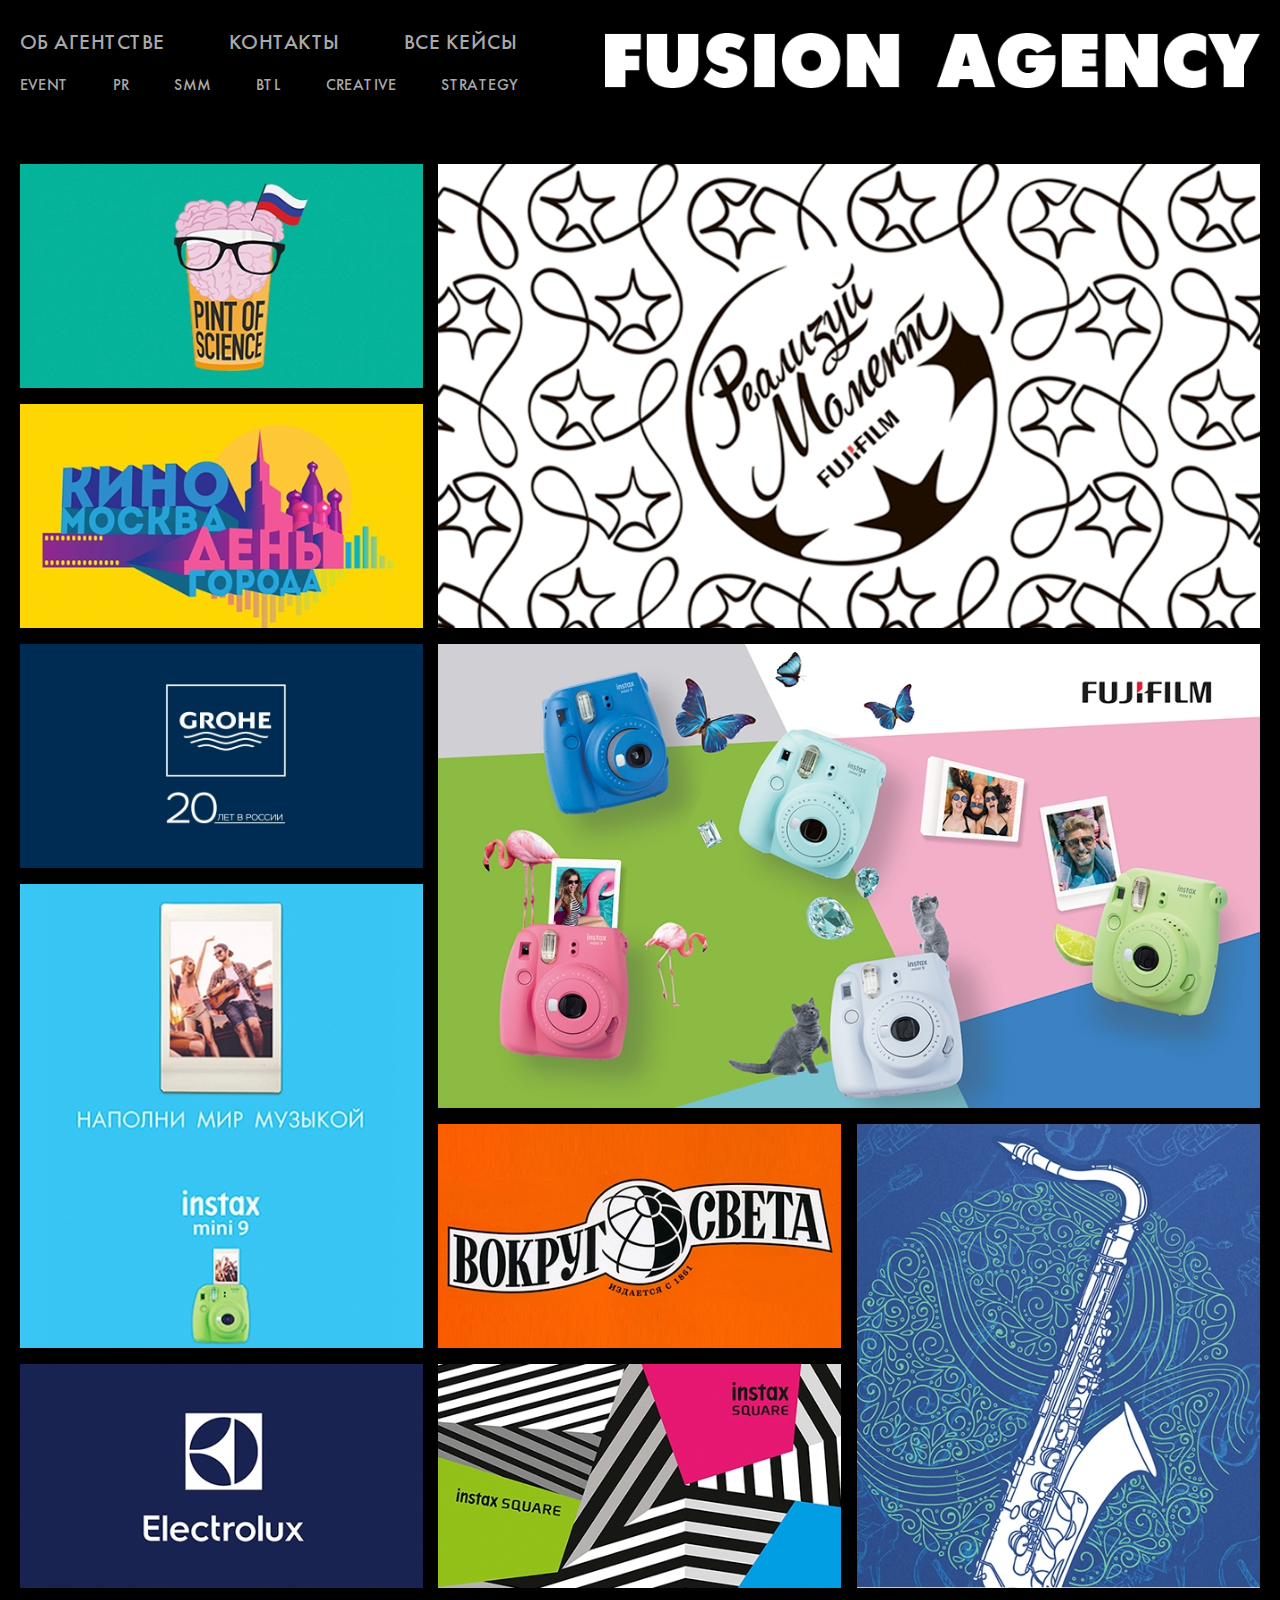
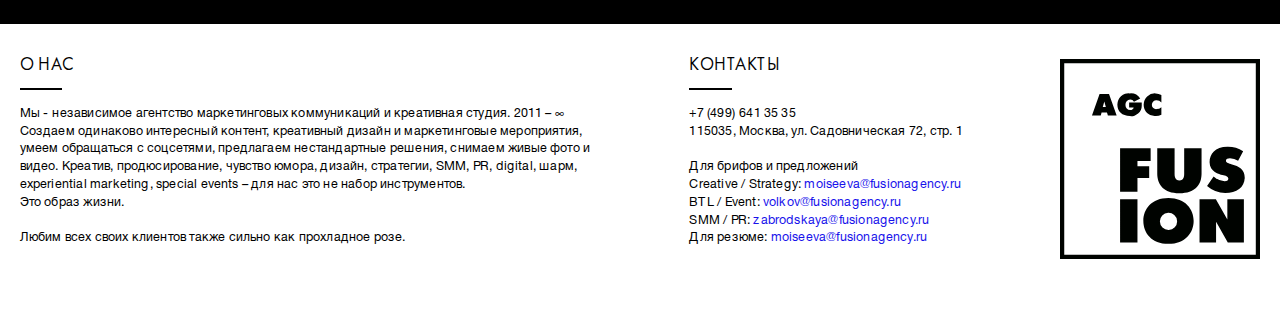
<file: index.html>
<!DOCTYPE html>
<html lang="ru">

<head>
    <meta charset="utf-8">
    <meta name="viewport" content="width=device-width, initial-scale=1, maximum-scale=1, minimal-ui">
    <meta http-equiv="X-UA-Compatible" content="IE=edge">
    <title>Fusion | Главная</title>
    <meta name="description" content="">
    <meta name="keywords" content="">
    <link rel="apple-touch-icon" sizes="180x180" href="assets/favicons/apple-touch-icon.png">
    <link rel="icon" type="image/png" sizes="32x32" href="assets/favicons/favicon-32x32.png">
    <link rel="icon" type="image/png" sizes="16x16" href="assets/favicons/favicon-16x16.png?v=2">
    <link rel="manifest" href="assets/favicons/site.webmanifest">
    <link rel="mask-icon" href="assets/favicons/safari-pinned-tab.svg" color="#000000">
    <link rel="shortcut icon" href="assets/favicons/favicon.ico?v=2">
    <meta name="msapplication-TileColor" content="#ffffff">
    <meta name="msapplication-config" content="assets/favicons/browserconfig.xml">
    <meta name="theme-color" content="#000000">
    <link href="assets/styles/app.min.css" rel="stylesheet">
    <script src="assets/scripts/libs/jquery.min.js"></script>
</head>

<body>
    <div class="header">
        <div class="container"><a class="header__logo" href="./"><img src="assets/images/logo.png" /></a>
            <div class="header__column">
                <div class="header__burger-button js-burger-button"><span></span></div>
                <div class="header__menu js-burger-menu"><a class="header__link js-anchor" href="./#footer">Об агентстве</a><a class="header__link js-anchor" href="./#footer">Контакты</a><a class="header__link js-anchor js-filter" href="./#works" data-filter="all">Все кейсы</a></div>
                <div class="header__filters"><a class="header__filter js-filter" href="./#filter-event" data-filter="event">Event</a><a class="header__filter js-filter" href="./#filter-pr" data-filter="pr">PR</a><a class="header__filter js-filter" href="./#filter-smm" data-filter="smm">SMM</a><a class="header__filter js-filter" href="./#filter-btl" data-filter="btl">BTL</a><a class="header__filter js-filter" href="./#filter-creative" data-filter="creative">Creative</a><a class="header__filter js-filter" href="./#filter-strategy" data-filter="strategy">Strategy</a></div>
            </div>
        </div>
    </div>
    <main class="main" role="main">
        <section class="works js-works-container" id="works" data-url="ajax-works.html"></section>
    </main>
    <div class="footer" id="footer">
        <div class="container">
            <div class="grid">
                <div class="grid__col grid__col_xl_0 footer__col_about">
                    <div class="footer__section">
                        <h3 class="footer__title">О нас</h3>
                        <div class="footer__content">
                            <p>Мы - независимое агентство маркетинговых коммуникаций и креативная студия. 2011 – ∞</p>
                            <p>Создаем одинаково интересный контент, креативный дизайн и маркетинговые мероприятия, умеем обращаться с соцсетями, предлагаем нестандартные решения, снимаем живые фото и видео. Креатив, продюсирование, чувство юмора, дизайн, стратегии, SMM, PR, digital, шарм, experiential marketing, special events – для нас это не набор инструментов.</p>
                            <p>Это образ жизни.</p><br />
                            <p>Любим всех своих клиентов также сильно как прохладное розе.</p>
                        </div>
                    </div>
                </div>
                <div class="grid__col grid__col_xl_0 footer__col_contacts">
                    <div class="footer__section">
                        <h3 class="footer__title">Контакты</h3>
                        <div class="footer__content">
                            <p>+7 (499) 641 35 35</p>
                            <p>115035, Москва, ул. Садовническая 72, стр. 1</p><br />
                            <p>Для брифов и предложений</p>
                            <p>Creative / Strategy: <a href="mailto:moiseeva@fusionagency.ru">moiseeva@fusionagency.ru</a></p>
                            <p>BTL / Event: <a href="mailto:volkov@fusionagency.ru">volkov@fusionagency.ru</a></p>
                            <p>SMM / PR: <a href="mailto:zabrodskaya@fusionagency.ru">zabrodskaya@fusionagency.ru</a></p>
                            <p>Для резюме: <a href="mailto:moiseeva@fusionagency.ru">moiseeva@fusionagency.ru</a></p>
                        </div>
                    </div>
                </div>
                <div class="grid__col grid__col_xl_0 footer__col_logo">
                    <div class="footer__logo"><img src="assets/images/logo_square.svg" /></div>
                </div>
            </div>
        </div>
    </div>
    <script src="assets/scripts/app.min.js"></script>
    <script src="assets/scripts/main.js"></script>
</body>

</html>
</file>
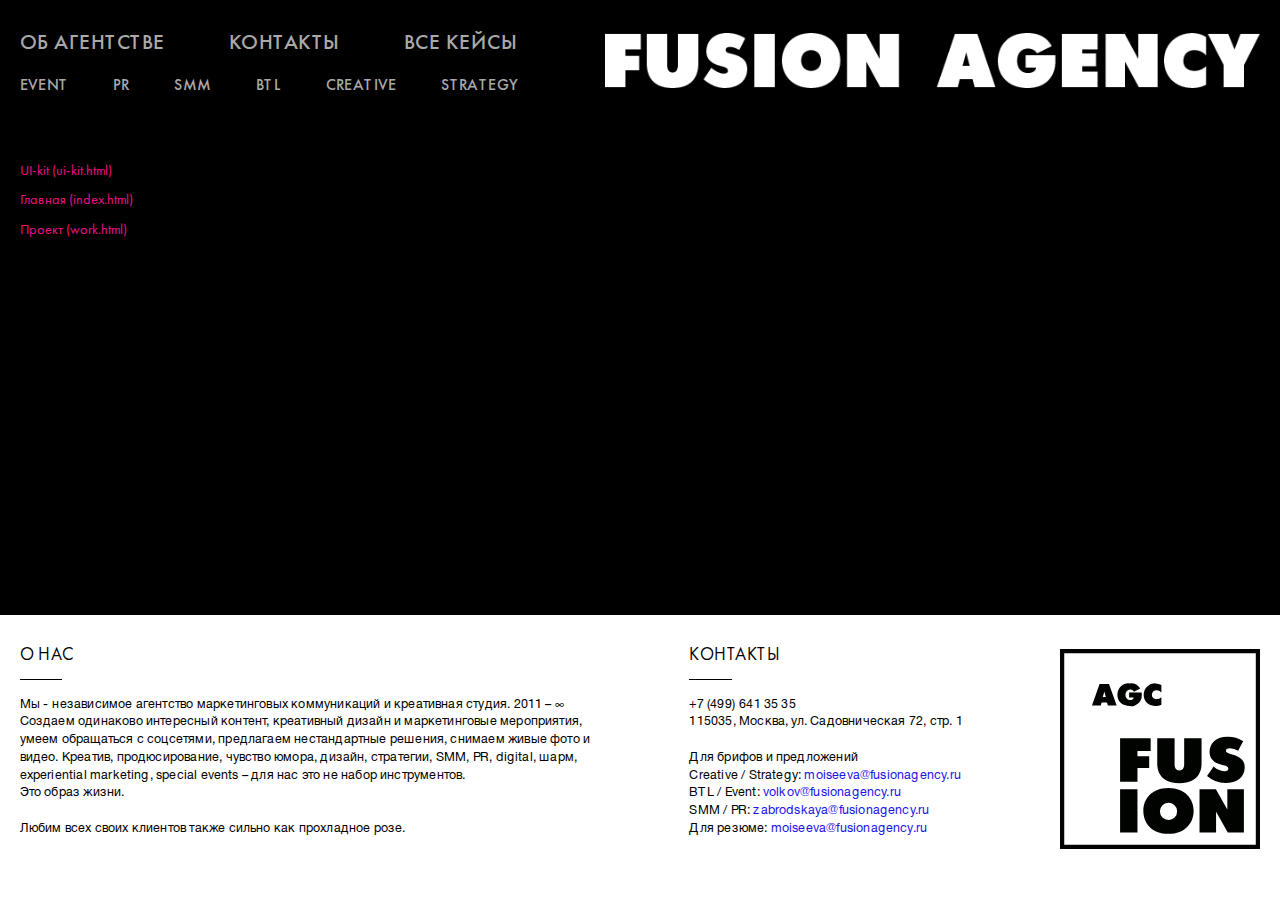
<file: sitemap.html>
<!DOCTYPE html>
<html lang="ru">

<head>
    <meta charset="utf-8">
    <meta name="viewport" content="width=device-width, initial-scale=1, maximum-scale=1, minimal-ui">
    <meta http-equiv="X-UA-Compatible" content="IE=edge">
    <title>Fusion | Карта верстки</title>
    <meta name="description" content="">
    <meta name="keywords" content="">
    <link rel="apple-touch-icon" sizes="180x180" href="assets/favicons/apple-touch-icon.png">
    <link rel="icon" type="image/png" sizes="32x32" href="assets/favicons/favicon-32x32.png">
    <link rel="icon" type="image/png" sizes="16x16" href="assets/favicons/favicon-16x16.png?v=2">
    <link rel="manifest" href="assets/favicons/site.webmanifest">
    <link rel="mask-icon" href="assets/favicons/safari-pinned-tab.svg" color="#000000">
    <link rel="shortcut icon" href="assets/favicons/favicon.ico?v=2">
    <meta name="msapplication-TileColor" content="#ffffff">
    <meta name="msapplication-config" content="assets/favicons/browserconfig.xml">
    <meta name="theme-color" content="#000000">
    <link href="assets/styles/app.min.css" rel="stylesheet">
    <script src="assets/scripts/libs/jquery.min.js"></script>
</head>

<body>
    <div class="header">
        <div class="container"><a class="header__logo" href="./"><img src="assets/images/logo.png" /></a>
            <div class="header__column">
                <div class="header__burger-button js-burger-button"><span></span></div>
                <div class="header__menu js-burger-menu"><a class="header__link js-anchor" href="./#footer">Об агентстве</a><a class="header__link js-anchor" href="./#footer">Контакты</a><a class="header__link js-anchor js-filter" href="./#works" data-filter="all">Все кейсы</a></div>
                <div class="header__filters"><a class="header__filter js-filter" href="./#filter-event" data-filter="event">Event</a><a class="header__filter js-filter" href="./#filter-pr" data-filter="pr">PR</a><a class="header__filter js-filter" href="./#filter-smm" data-filter="smm">SMM</a><a class="header__filter js-filter" href="./#filter-btl" data-filter="btl">BTL</a><a class="header__filter js-filter" href="./#filter-creative" data-filter="creative">Creative</a><a class="header__filter js-filter" href="./#filter-strategy" data-filter="strategy">Strategy</a></div>
            </div>
        </div>
    </div>
    <main class="main" role="main">
        <div class="sitemap">
            <div class="container"><a class="sitemap__link" href="ui-kit.html">UI-kit (ui-kit.html)</a><a class="sitemap__link" href="index.html">Главная (index.html)</a><a class="sitemap__link" href="work.html">Проект (work.html)</a></div>
        </div>
    </main>
    <div class="footer" id="footer">
        <div class="container">
            <div class="grid">
                <div class="grid__col grid__col_xl_0 footer__col_about">
                    <div class="footer__section">
                        <h3 class="footer__title">О нас</h3>
                        <div class="footer__content">
                            <p>Мы - независимое агентство маркетинговых коммуникаций и креативная студия. 2011 – ∞</p>
                            <p>Создаем одинаково интересный контент, креативный дизайн и маркетинговые мероприятия, умеем обращаться с соцсетями, предлагаем нестандартные решения, снимаем живые фото и видео. Креатив, продюсирование, чувство юмора, дизайн, стратегии, SMM, PR, digital, шарм, experiential marketing, special events – для нас это не набор инструментов.</p>
                            <p>Это образ жизни.</p><br />
                            <p>Любим всех своих клиентов также сильно как прохладное розе.</p>
                        </div>
                    </div>
                </div>
                <div class="grid__col grid__col_xl_0 footer__col_contacts">
                    <div class="footer__section">
                        <h3 class="footer__title">Контакты</h3>
                        <div class="footer__content">
                            <p>+7 (499) 641 35 35</p>
                            <p>115035, Москва, ул. Садовническая 72, стр. 1</p><br />
                            <p>Для брифов и предложений</p>
                            <p>Creative / Strategy: <a href="mailto:moiseeva@fusionagency.ru">moiseeva@fusionagency.ru</a></p>
                            <p>BTL / Event: <a href="mailto:volkov@fusionagency.ru">volkov@fusionagency.ru</a></p>
                            <p>SMM / PR: <a href="mailto:zabrodskaya@fusionagency.ru">zabrodskaya@fusionagency.ru</a></p>
                            <p>Для резюме: <a href="mailto:moiseeva@fusionagency.ru">moiseeva@fusionagency.ru</a></p>
                        </div>
                    </div>
                </div>
                <div class="grid__col grid__col_xl_0 footer__col_logo">
                    <div class="footer__logo"><img src="assets/images/logo_square.svg" /></div>
                </div>
            </div>
        </div>
    </div>
    <script src="assets/scripts/app.min.js"></script>
    <script src="assets/scripts/main.js"></script>
</body>

</html>
</file>
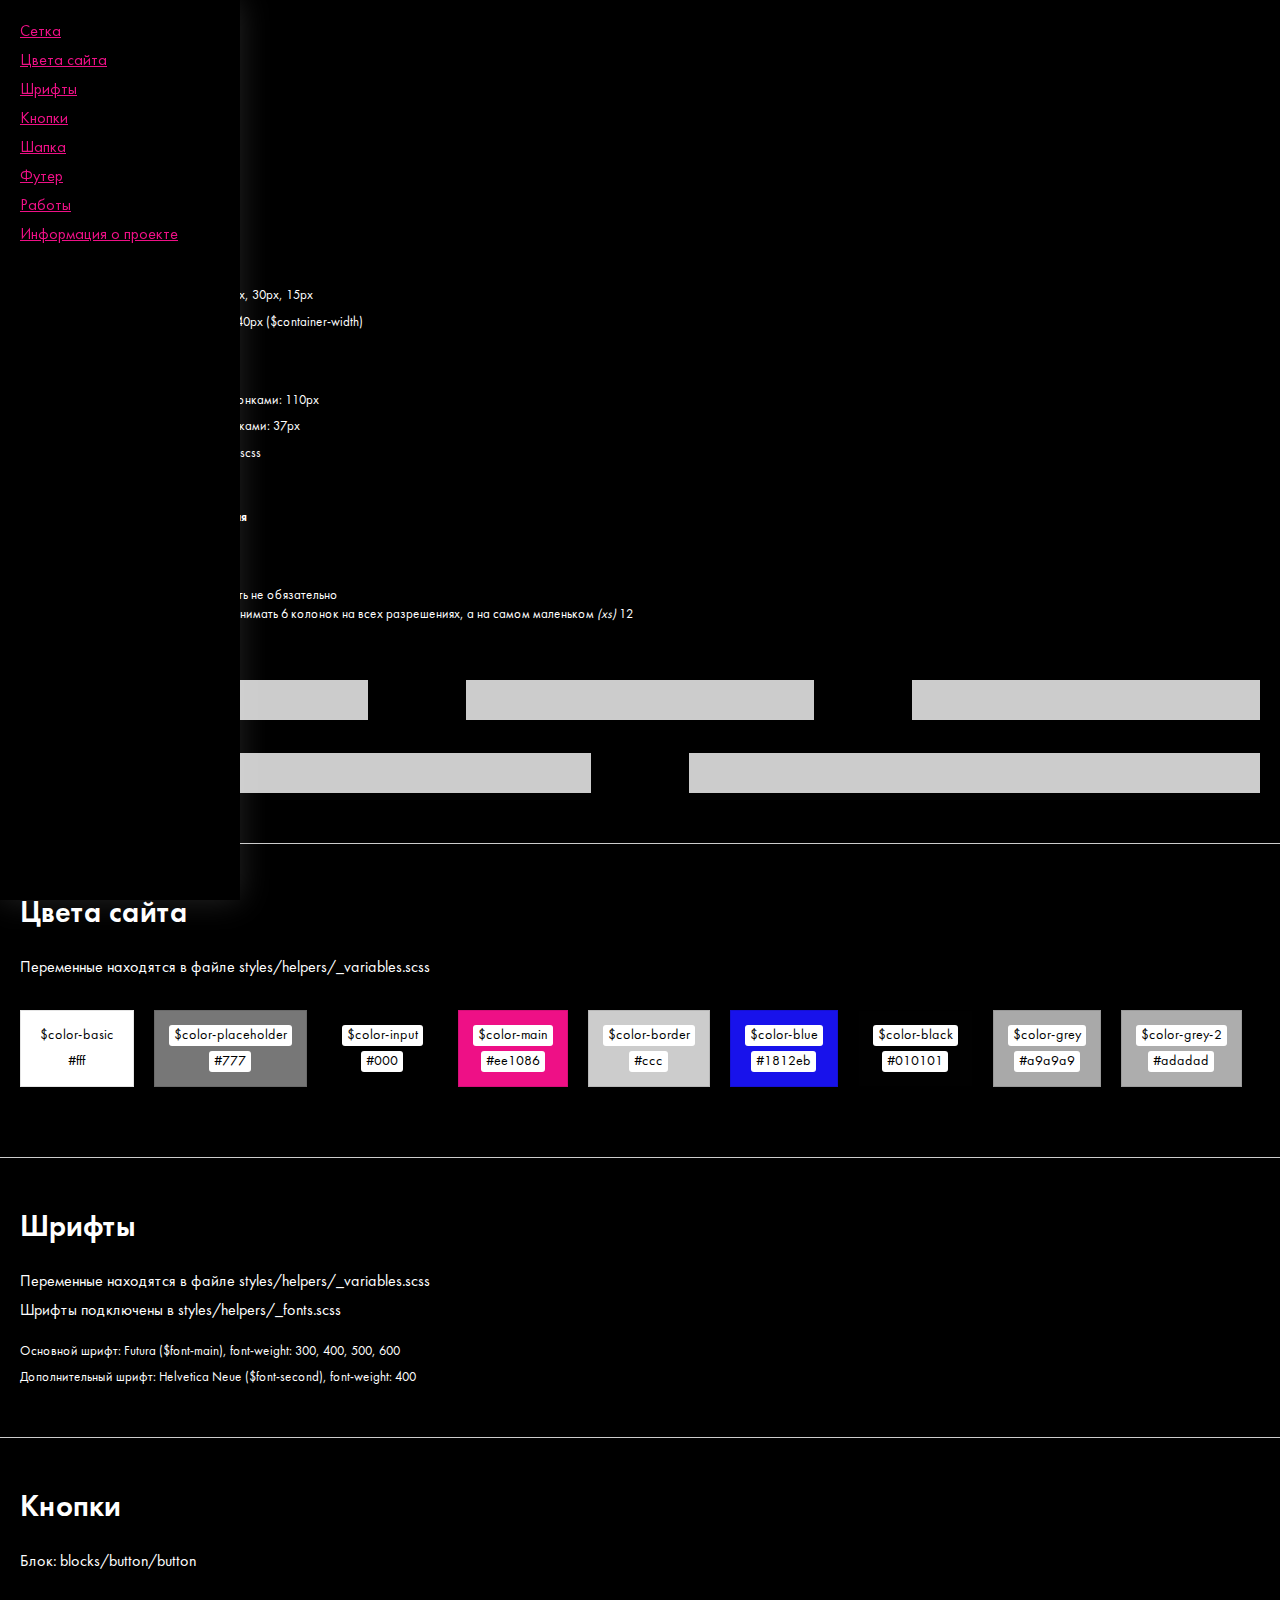
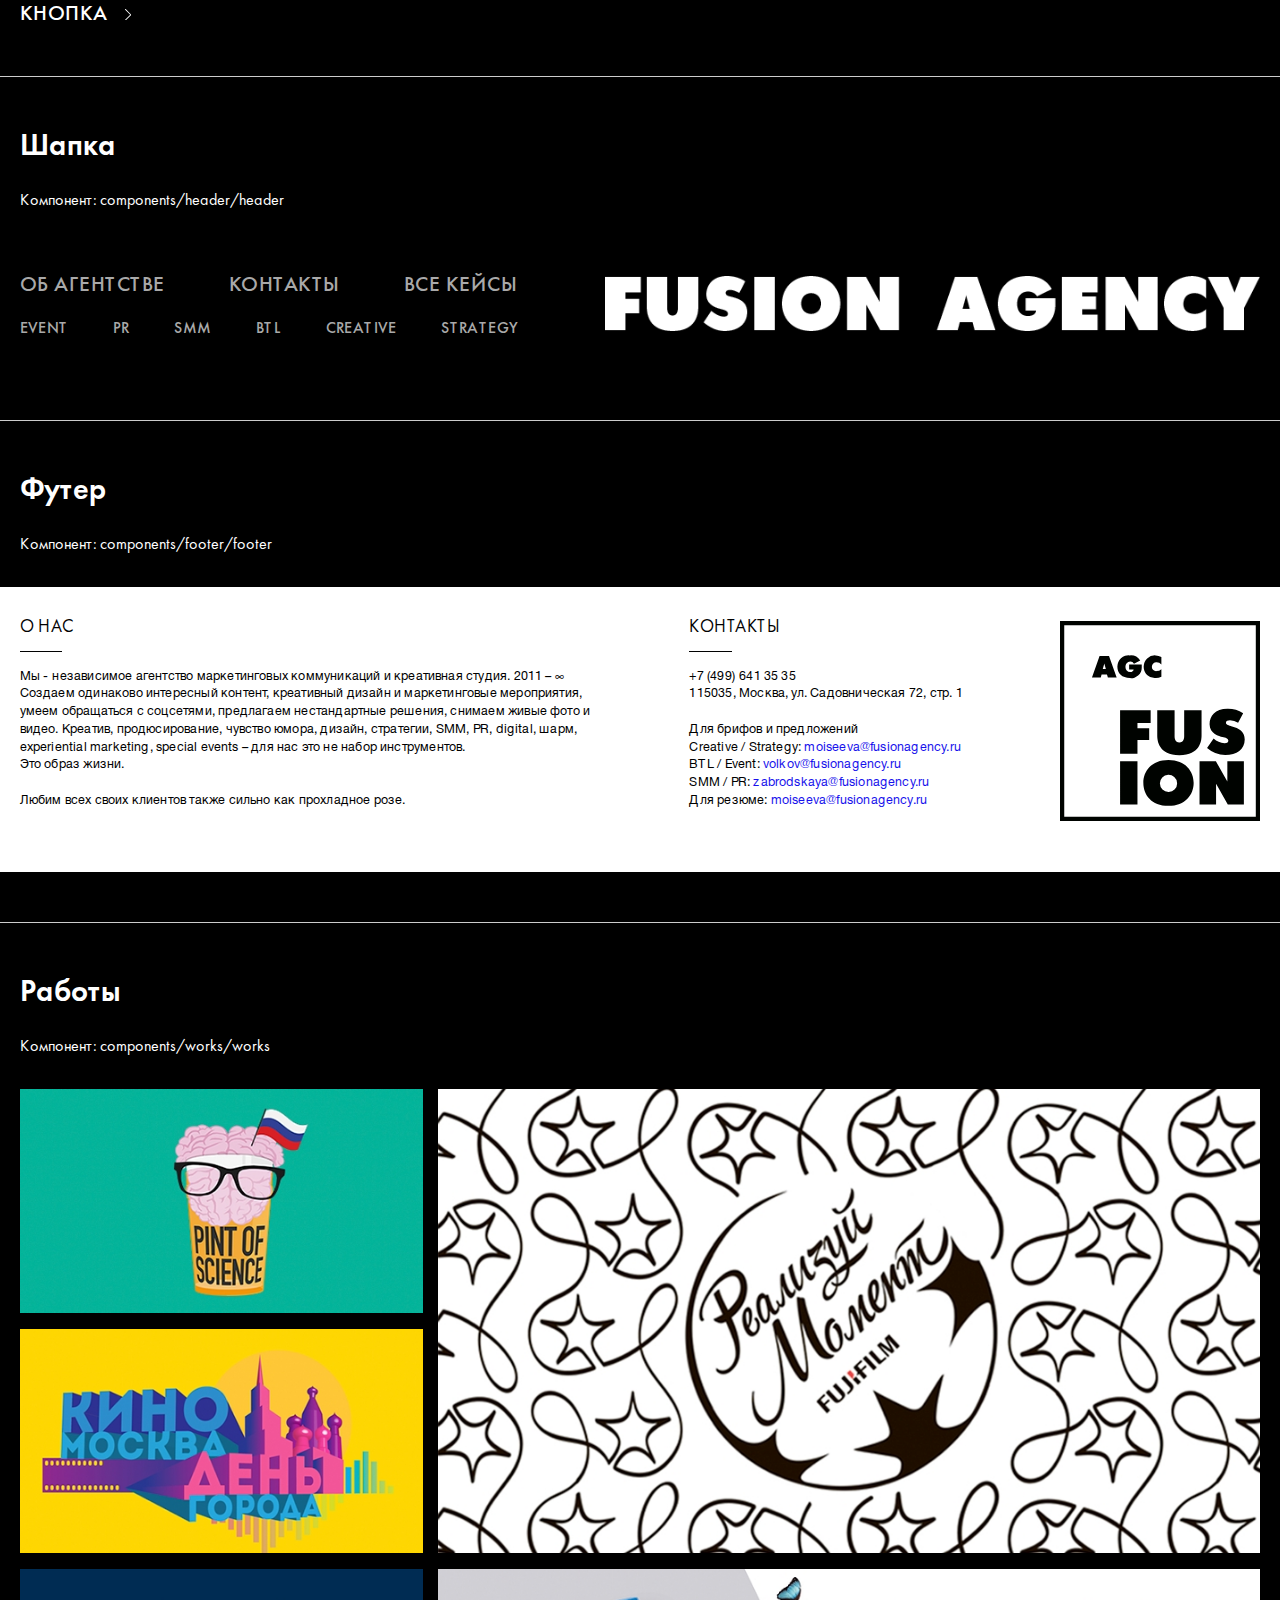
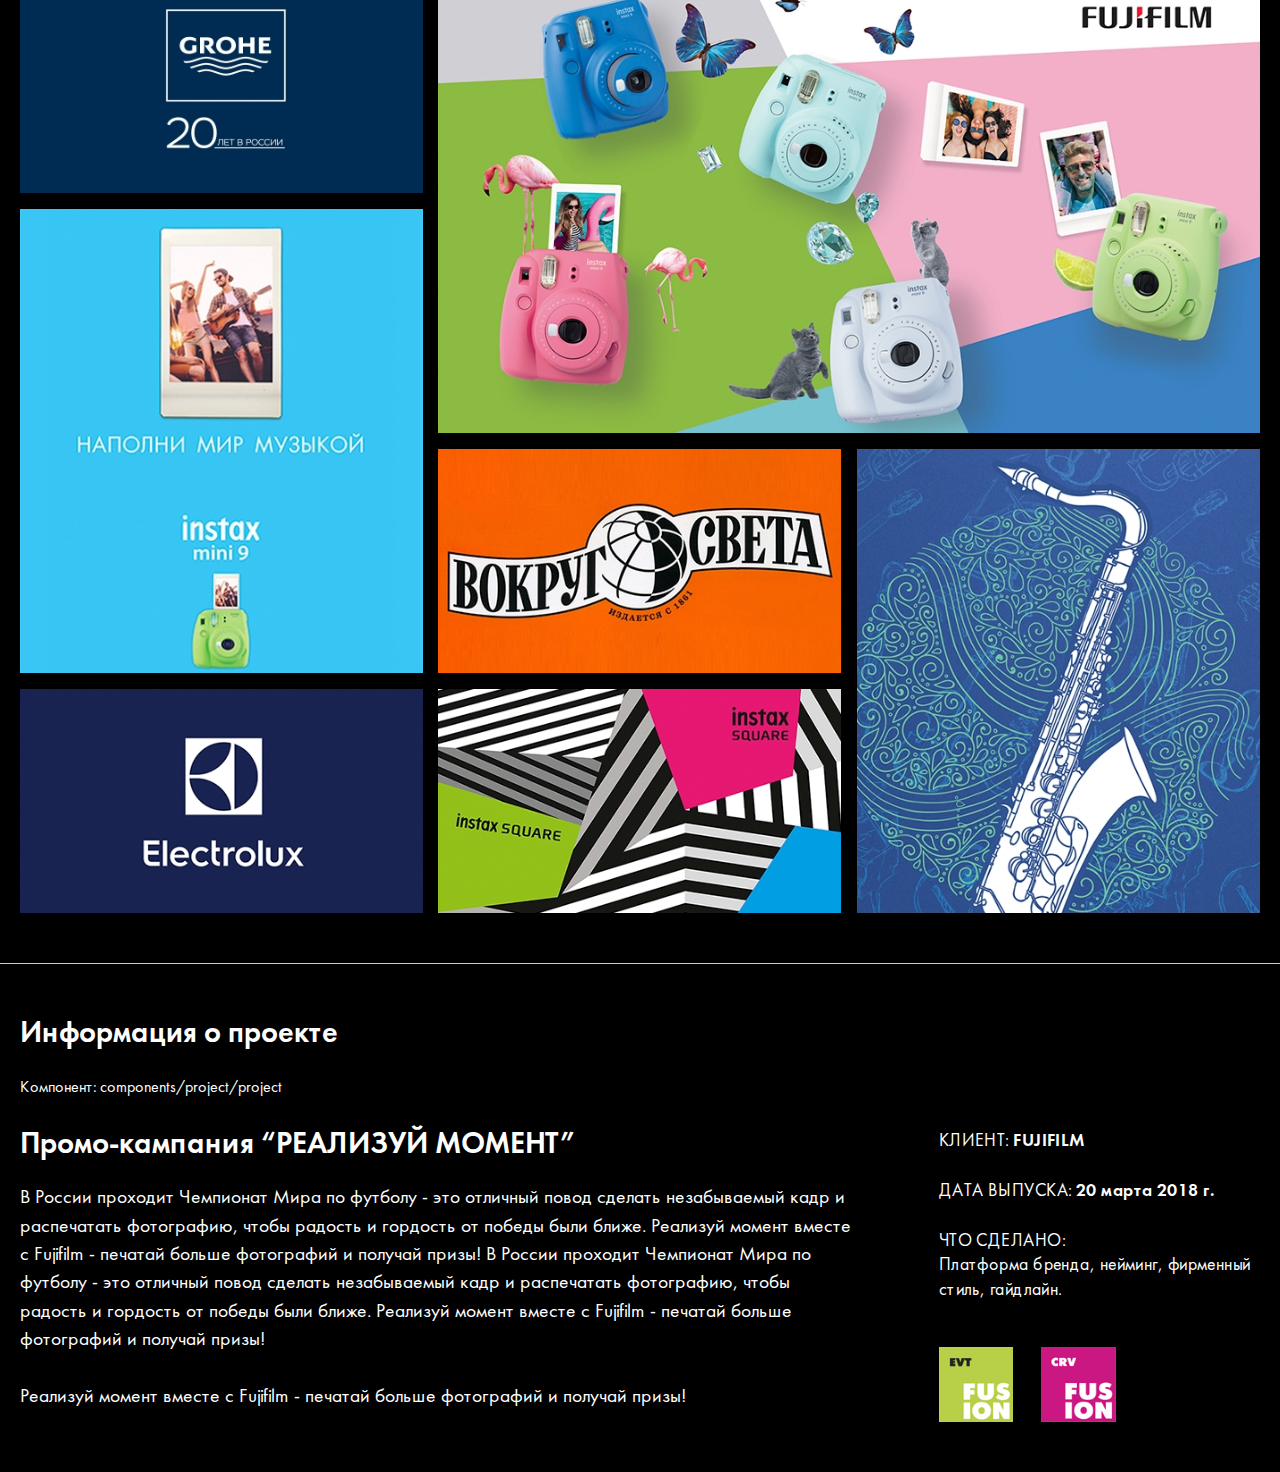
<file: ui-kit.html>
<!DOCTYPE html>
<html lang="ru">

<head>
    <meta charset="utf-8">
    <meta name="viewport" content="width=device-width, initial-scale=1, maximum-scale=1, minimal-ui">
    <meta http-equiv="X-UA-Compatible" content="IE=edge">
    <title>Fusion | UI-кит</title>
    <meta name="description" content="">
    <meta name="keywords" content="">
    <link rel="apple-touch-icon" sizes="180x180" href="assets/favicons/apple-touch-icon.png">
    <link rel="icon" type="image/png" sizes="32x32" href="assets/favicons/favicon-32x32.png">
    <link rel="icon" type="image/png" sizes="16x16" href="assets/favicons/favicon-16x16.png?v=2">
    <link rel="manifest" href="assets/favicons/site.webmanifest">
    <link rel="mask-icon" href="assets/favicons/safari-pinned-tab.svg" color="#000000">
    <link rel="shortcut icon" href="assets/favicons/favicon.ico?v=2">
    <meta name="msapplication-TileColor" content="#ffffff">
    <meta name="msapplication-config" content="assets/favicons/browserconfig.xml">
    <meta name="theme-color" content="#000000">
    <link href="assets/styles/app.min.css" rel="stylesheet">
    <script src="assets/scripts/libs/jquery.min.js"></script>
</head>

<body>
    <script>
        $(window).on('load', function() {
            $('.ui-kit__section').each(function(i) {
                var id = 'section' + i;
                var name = $(this).find('.ui-kit__section-head h2').text();
                var li = $('<li></li>');
                var a = $('<a></a>');

                a.attr('href', '#' + id).text(name).addClass('js-anchor');
                li.append(a);

                $('.ui-kit__navigation__list').append(li);
                $(this).attr('id', id);
            });
        });
    </script>
    <div class="ui-kit">
        <div class="ui-kit__navigation">
            <ul class="ui-kit__navigation__list"></ul>
        </div>
        <section class="ui-kit__head">
            <div class="container"><img class="ui-kit__logo" src="assets/images/logo_square.svg" alt="Логотип проекта" style="background: white; padding: 5px;" title="" /></div>
        </section>
        <section class="ui-kit__section ui-kit__section_grid">
            <div class="ui-kit__section-head">
                <div class="container">
                    <h2 class="ui-kit__title">Сетка</h2>
                    <div class="ui-kit__description">
                        <p>Отступы слева и справа от экрана: 22px, 30px, 15px</p>
                        <p>Максимальная ширина контейнера: 1440px ($container-width)</p>
                        <p>Брейкпойнты: 1440, 768</p>
                        <p>Колонок: 12</p>
                        <p>Горизонтальное расстояние между колонками: 110px</p>
                        <p>Вертикальное расстояние между колонками: 37px</p>
                        <p>Переменные: styles/helpers/_variables.scss</p>
                        <p>Блок: blocks/grid/</p>
                    </div>
                    <div class="ui-kit__description">
                        <p><b>Возможные варианты использования</b></p>
                        <p>+col(12) агалогично +col({ xl: 12 })</p>
                        <p>+col({ xl: 8, lg: 6, sm: 7 })</p>
                        <p><span>Промежуточные брейкпоинты указывать не обязательно</span><br><span>При следующей записи - блок будет занимать 6 колонок на всех разрешениях, а на самом маленьком <i>(xs)</i> 12</span></p>
                        <p>+col({ xl: 6, xs: 12 })</p>
                    </div>
                </div>
            </div>
            <div class="ui-kit__section-content">
                <div class="container">
                    <div class="grid">
                        <div class="grid__col grid__col_xl_4 grid__col_lg_6 grid__col_sm_12"></div>
                        <div class="grid__col grid__col_xl_4 grid__col_lg_6 grid__col_sm_12"></div>
                        <div class="grid__col grid__col_xl_4 grid__col_lg_12"></div>
                        <div class="grid__col grid__col_xl_6 grid__col_lg_12"></div>
                        <div class="grid__col grid__col_xl_6 grid__col_lg_12"></div>
                    </div>
                </div>
            </div>
        </section>
        <section class="ui-kit__section">
            <div class="ui-kit__section-head">
                <div class="container">
                    <h2 class="ui-kit__title">Цвета сайта</h2>
                    <div class="ui-kit__blockpath">Переменные находятся в файле styles/helpers/_variables.scss</div>
                </div>
            </div>
            <div class="ui-kit__section-content">
                <div class="container">
                    <div class="ui-kit__elements-list">
                        <div class="ui-kit__color ui-kit__color_color"></div>
                        <div class="ui-kit__color ui-kit__color_color"></div>
                        <div class="ui-kit__color ui-kit__color_color"></div>
                        <div class="ui-kit__color ui-kit__color_color"></div>
                        <div class="ui-kit__color ui-kit__color_color"></div>
                        <div class="ui-kit__color ui-kit__color_color"></div>
                        <div class="ui-kit__color ui-kit__color_color"></div>
                        <div class="ui-kit__color ui-kit__color_color"></div>
                        <div class="ui-kit__color ui-kit__color_color"></div>
                        <div class="ui-kit__color ui-kit__color_color"></div>
                        <div class="ui-kit__color ui-kit__color_color"></div>
                        <div class="ui-kit__color ui-kit__color_color"></div>
                        <div class="ui-kit__color ui-kit__color_color"></div>
                        <div class="ui-kit__color ui-kit__color_color"></div>
                        <div class="ui-kit__color ui-kit__color_color"></div>
                        <div class="ui-kit__color ui-kit__color_color"></div>
                        <div class="ui-kit__color ui-kit__color_color"></div>
                        <div class="ui-kit__color ui-kit__color_color"></div>
                        <div class="ui-kit__color ui-kit__color_color"></div>
                        <div class="ui-kit__color ui-kit__color_color"></div>
                        <div class="ui-kit__color ui-kit__color_color"></div>
                        <div class="ui-kit__color ui-kit__color_color"></div>
                        <div class="ui-kit__color ui-kit__color_color"></div>
                        <div class="ui-kit__color ui-kit__color_color"></div>
                        <div class="ui-kit__color ui-kit__color_color"></div>
                        <div class="ui-kit__color ui-kit__color_color"></div>
                        <div class="ui-kit__color ui-kit__color_color"></div>
                        <div class="ui-kit__color ui-kit__color_color"></div>
                        <div class="ui-kit__color ui-kit__color_color"></div>
                        <div class="ui-kit__color ui-kit__color_color"></div>
                    </div>
                </div>
            </div>
        </section>
        <section class="ui-kit__section">
            <div class="ui-kit__section-head">
                <div class="container">
                    <h2 class="ui-kit__title">Шрифты</h2>
                    <div class="ui-kit__blockpath">
                        <p>Переменные находятся в файле styles/helpers/_variables.scss</p>
                        <p>Шрифты подключены в styles/helpers/_fonts.scss</p>
                    </div>
                    <div class="ui-kit__description">
                        <p>Основной шрифт: Futura ($font-main), font-weight: 300, 400, 500, 600</p>
                        <p>Дополнительный шрифт: Helvetica Neue ($font-second), font-weight: 400</p>
                    </div>
                </div>
            </div>
        </section>
        <section class="ui-kit__section">
            <div class="ui-kit__section-head">
                <div class="container">
                    <h2 class="ui-kit__title">Кнопки</h2>
                    <div class="ui-kit__blockpath">
                        <p>Блок: blocks/button/button</p>
                    </div>
                </div>
            </div>
            <div class="ui-kit__section-content">
                <div class="container">
                    <div class="ui-kit__elements-list"><a class="button"><span>Кнопка</span><svg><use xlink:href="assets/images/icon.svg#icon_arrow"></use></svg></a></div>
                </div>
            </div>
        </section>
        <section class="ui-kit__section">
            <div class="ui-kit__section-head">
                <div class="container">
                    <h2 class="ui-kit__title">Шапка</h2>
                    <div class="ui-kit__blockpath">
                        <p>Компонент: components/header/header</p>
                    </div>
                </div>
            </div>
            <div class="ui-kit__section-content">
                <div class="header">
                    <div class="container"><a class="header__logo" href="./"><img src="assets/images/logo.png" /></a>
                        <div class="header__column">
                            <div class="header__burger-button js-burger-button"><span></span></div>
                            <div class="header__menu js-burger-menu"><a class="header__link js-anchor" href="./#footer">Об агентстве</a><a class="header__link js-anchor" href="./#footer">Контакты</a><a class="header__link js-anchor js-filter" href="./#works" data-filter="all">Все кейсы</a></div>
                            <div class="header__filters"><a class="header__filter js-filter" href="./#filter-event" data-filter="event">Event</a><a class="header__filter js-filter" href="./#filter-pr" data-filter="pr">PR</a><a class="header__filter js-filter" href="./#filter-smm" data-filter="smm">SMM</a><a class="header__filter js-filter" href="./#filter-btl" data-filter="btl">BTL</a><a class="header__filter js-filter" href="./#filter-creative" data-filter="creative">Creative</a><a class="header__filter js-filter" href="./#filter-strategy" data-filter="strategy">Strategy</a></div>
                        </div>
                    </div>
                </div>
            </div>
        </section>
        <section class="ui-kit__section">
            <div class="ui-kit__section-head">
                <div class="container">
                    <h2 class="ui-kit__title">Футер</h2>
                    <div class="ui-kit__blockpath">
                        <p>Компонент: components/footer/footer</p>
                    </div>
                </div>
            </div>
            <div class="ui-kit__section-content">
                <div class="footer" id="footer">
                    <div class="container">
                        <div class="grid">
                            <div class="grid__col grid__col_xl_0 footer__col_about">
                                <div class="footer__section">
                                    <h3 class="footer__title">О нас</h3>
                                    <div class="footer__content">
                                        <p>Мы - независимое агентство маркетинговых коммуникаций и креативная студия. 2011 – ∞</p>
                                        <p>Создаем одинаково интересный контент, креативный дизайн и маркетинговые мероприятия, умеем обращаться с соцсетями, предлагаем нестандартные решения, снимаем живые фото и видео. Креатив, продюсирование, чувство юмора, дизайн, стратегии, SMM, PR, digital, шарм, experiential marketing, special events – для нас это не набор инструментов.</p>
                                        <p>Это образ жизни.</p><br />
                                        <p>Любим всех своих клиентов также сильно как прохладное розе.</p>
                                    </div>
                                </div>
                            </div>
                            <div class="grid__col grid__col_xl_0 footer__col_contacts">
                                <div class="footer__section">
                                    <h3 class="footer__title">Контакты</h3>
                                    <div class="footer__content">
                                        <p>+7 (499) 641 35 35</p>
                                        <p>115035, Москва, ул. Садовническая 72, стр. 1</p><br />
                                        <p>Для брифов и предложений</p>
                                        <p>Creative / Strategy: <a href="mailto:moiseeva@fusionagency.ru">moiseeva@fusionagency.ru</a></p>
                                        <p>BTL / Event: <a href="mailto:volkov@fusionagency.ru">volkov@fusionagency.ru</a></p>
                                        <p>SMM / PR: <a href="mailto:zabrodskaya@fusionagency.ru">zabrodskaya@fusionagency.ru</a></p>
                                        <p>Для резюме: <a href="mailto:moiseeva@fusionagency.ru">moiseeva@fusionagency.ru</a></p>
                                    </div>
                                </div>
                            </div>
                            <div class="grid__col grid__col_xl_0 footer__col_logo">
                                <div class="footer__logo"><img src="assets/images/logo_square.svg" /></div>
                            </div>
                        </div>
                    </div>
                </div>
            </div>
        </section>
        <section class="ui-kit__section">
            <div class="ui-kit__section-head">
                <div class="container">
                    <h2 class="ui-kit__title">Работы</h2>
                    <div class="ui-kit__blockpath">
                        <p>Компонент: components/works/works</p>
                    </div>
                </div>
            </div>
            <div class="ui-kit__section-content">
                <section class="works js-works-container" id="works" data-url="ajax-works.html"></section>
            </div>
        </section>
        <section class="ui-kit__section">
            <div class="ui-kit__section-head">
                <div class="container">
                    <h2 class="ui-kit__title">Информация о проекте</h2>
                    <div class="ui-kit__blockpath">
                        <p>Компонент: components/project/project</p>
                    </div>
                </div>
            </div>
            <div class="ui-kit__section-content">
                <section class="project">
                    <div class="container">
                        <div class="project__grid">
                            <div class="project__col project__col_info">
                                <ul class="project__list">
                                    <li class="project__item">
                                        <h4 class="project__list-title">Клиент:</h4>
                                        <p class="project__list-content"><b>FUJIFILM</b></p>
                                    </li>
                                    <li class="project__item">
                                        <h4 class="project__list-title">Дата выпуска:</h4>
                                        <p class="project__list-content"><b>20 марта 2018 г.</b></p>
                                    </li>
                                    <li class="project__item">
                                        <h4 class="project__list-title">Что сделано:</h4>
                                        <p class="project__list-content">Платформа бренда, нейминг, фирменный стиль, гайдлайн.</p>
                                    </li>
                                </ul>
                                <div class="project__badges">
                                    <div class="project__badge"><img src="assets/images/badges/badge_1.jpg" /></div>
                                    <div class="project__badge"><img src="assets/images/badges/badge_2.jpg" /></div>
                                </div>
                            </div>
                            <div class="project__col project__col_texts">
                                <h1 class="project__title">Промо-кампания “РЕАЛИЗУЙ МОМЕНТ”</h1>
                                <div class="project__content">
                                    <p>В России проходит Чемпионат Мира по футболу - это отличный повод сделать незабываемый кадр и распечатать фотографию, чтобы радость и гордость от победы были ближе. Реализуй момент вместе с Fujifilm - печатай больше фотографий и получай призы! В России проходит Чемпионат Мира по футболу - это отличный повод сделать незабываемый кадр и распечатать фотографию, чтобы радость и гордость от победы были ближе. Реализуй момент вместе с Fujifilm - печатай больше фотографий и получай призы!</p>
                                    <p>Реализуй момент вместе с Fujifilm - печатай больше фотографий и получай призы!</p>
                                </div>
                            </div>
                        </div>
                    </div>
                </section>
            </div>
        </section>
    </div>
    <script src="assets/scripts/app.min.js"></script>
    <script src="assets/scripts/main.js"></script>
</body>

</html>
</file>
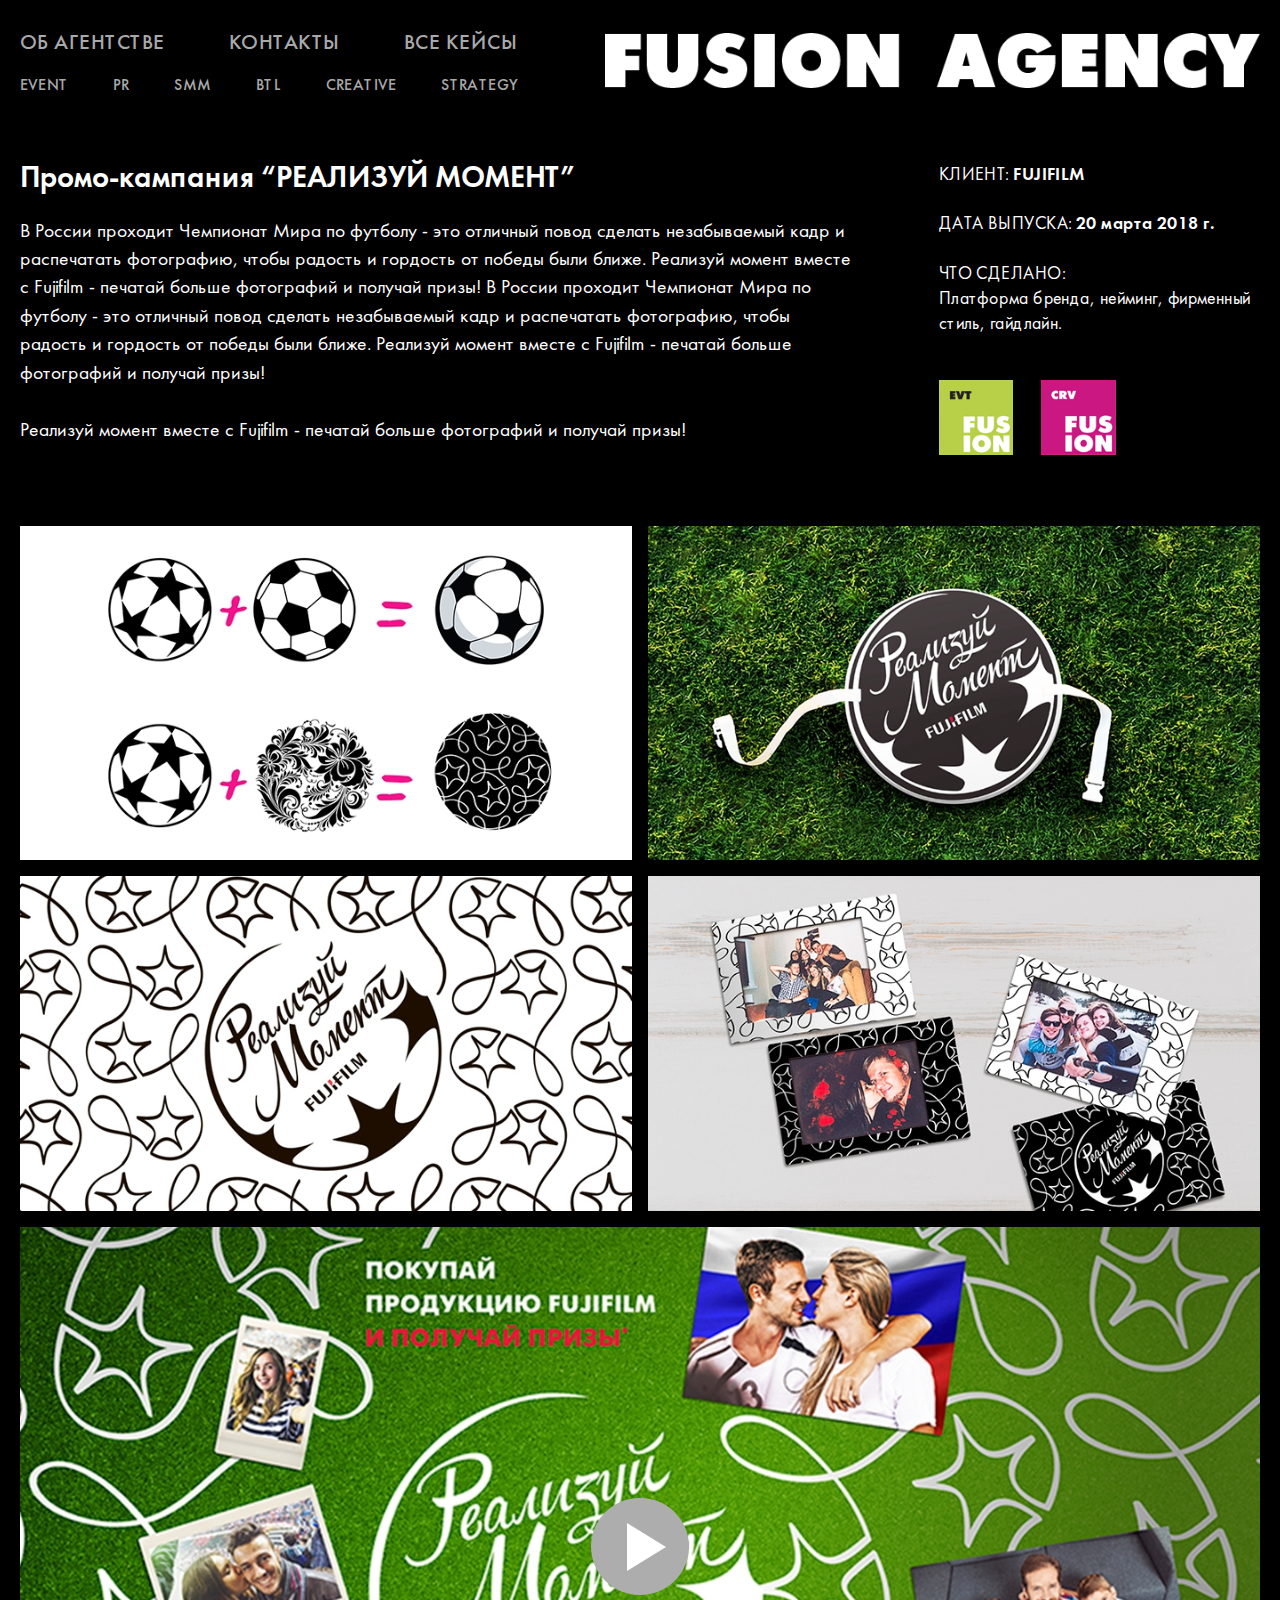
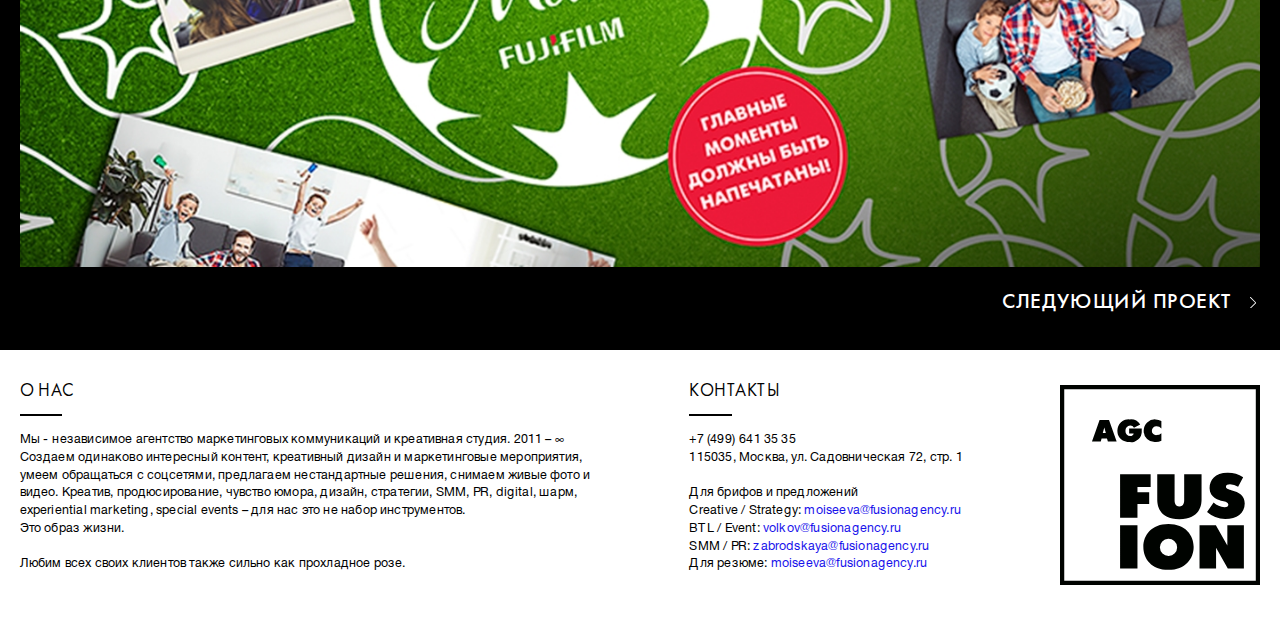
<file: work.html>
<!DOCTYPE html>
<html lang="ru">

<head>
    <meta charset="utf-8">
    <meta name="viewport" content="width=device-width, initial-scale=1, maximum-scale=1, minimal-ui">
    <meta http-equiv="X-UA-Compatible" content="IE=edge">
    <title>Fusion | Проект</title>
    <meta name="description" content="">
    <meta name="keywords" content="">
    <link rel="apple-touch-icon" sizes="180x180" href="assets/favicons/apple-touch-icon.png">
    <link rel="icon" type="image/png" sizes="32x32" href="assets/favicons/favicon-32x32.png">
    <link rel="icon" type="image/png" sizes="16x16" href="assets/favicons/favicon-16x16.png?v=2">
    <link rel="manifest" href="assets/favicons/site.webmanifest">
    <link rel="mask-icon" href="assets/favicons/safari-pinned-tab.svg" color="#000000">
    <link rel="shortcut icon" href="assets/favicons/favicon.ico?v=2">
    <meta name="msapplication-TileColor" content="#ffffff">
    <meta name="msapplication-config" content="assets/favicons/browserconfig.xml">
    <meta name="theme-color" content="#000000">
    <link href="assets/styles/app.min.css" rel="stylesheet">
    <script src="assets/scripts/libs/jquery.min.js"></script>
</head>

<body>
    <div class="header">
        <div class="container"><a class="header__logo" href="./"><img src="assets/images/logo.png" /></a>
            <div class="header__column">
                <div class="header__burger-button js-burger-button"><span></span></div>
                <div class="header__menu js-burger-menu"><a class="header__link js-anchor" href="./#footer">Об агентстве</a><a class="header__link js-anchor" href="./#footer">Контакты</a><a class="header__link js-anchor js-filter" href="./#works" data-filter="all">Все кейсы</a></div>
                <div class="header__filters"><a class="header__filter js-filter" href="./#filter-event" data-filter="event">Event</a><a class="header__filter js-filter" href="./#filter-pr" data-filter="pr">PR</a><a class="header__filter js-filter" href="./#filter-smm" data-filter="smm">SMM</a><a class="header__filter js-filter" href="./#filter-btl" data-filter="btl">BTL</a><a class="header__filter js-filter" href="./#filter-creative" data-filter="creative">Creative</a><a class="header__filter js-filter" href="./#filter-strategy" data-filter="strategy">Strategy</a></div>
            </div>
        </div>
    </div>
    <main class="main" role="main">
        <section class="project">
            <div class="container">
                <div class="project__grid">
                    <div class="project__col project__col_info">
                        <ul class="project__list">
                            <li class="project__item">
                                <h4 class="project__list-title">Клиент:</h4>
                                <p class="project__list-content"><b>FUJIFILM</b></p>
                            </li>
                            <li class="project__item">
                                <h4 class="project__list-title">Дата выпуска:</h4>
                                <p class="project__list-content"><b>20 марта 2018 г.</b></p>
                            </li>
                            <li class="project__item">
                                <h4 class="project__list-title">Что сделано:</h4>
                                <p class="project__list-content">Платформа бренда, нейминг, фирменный стиль, гайдлайн.</p>
                            </li>
                        </ul>
                        <div class="project__badges">
                            <div class="project__badge"><img src="assets/images/badges/badge_1.jpg" /></div>
                            <div class="project__badge"><img src="assets/images/badges/badge_2.jpg" /></div>
                        </div>
                    </div>
                    <div class="project__col project__col_texts">
                        <h1 class="project__title">Промо-кампания “РЕАЛИЗУЙ МОМЕНТ”</h1>
                        <div class="project__content">
                            <p>В России проходит Чемпионат Мира по футболу - это отличный повод сделать незабываемый кадр и распечатать фотографию, чтобы радость и гордость от победы были ближе. Реализуй момент вместе с Fujifilm - печатай больше фотографий и получай призы! В России проходит Чемпионат Мира по футболу - это отличный повод сделать незабываемый кадр и распечатать фотографию, чтобы радость и гордость от победы были ближе. Реализуй момент вместе с Fujifilm - печатай больше фотографий и получай призы!</p>
                            <p>Реализуй момент вместе с Fujifilm - печатай больше фотографий и получай призы!</p>
                        </div>
                    </div>
                </div>
            </div>
        </section>
        <section class="works js-works-container">
            <div class="container">
                <div class="works__grid works__grid_twocol js-works">
                    <div class="works__sizer js-work-sizer"></div>
                    <div class="works__work works__work_height_1 works__work_width_1 js-work">
                        <div class="works__wrapper"><img src="assets/images/project/picture_1.jpg" /></div>
                    </div>
                    <div class="works__work works__work_height_1 works__work_width_1 js-work">
                        <div class="works__wrapper"><img src="assets/images/project/picture_2.jpg" /></div>
                    </div>
                    <div class="works__work works__work_height_1 works__work_width_1 js-work">
                        <div class="works__wrapper"><img src="assets/images/project/picture_3.jpg" /></div>
                    </div>
                    <div class="works__work works__work_height_1 works__work_width_1 js-work">
                        <div class="works__wrapper"><img src="assets/images/project/picture_4.jpg" /></div>
                    </div><a class="works__work works__work_height_2 works__work_width_2 js-work js-fancybox" href="https://www.youtube.com/watch?v=dkPLIw9aZwY"><span class="works__wrapper"><img src="assets/images/project/picture_5.jpg" /></span><span class="works__play"></span></a>
                </div>
            </div>
        </section>
        <section class="buttons">
            <div class="container"><a class="button" href="work.html"><span>Следующий проект</span><svg><use xlink:href="assets/images/icon.svg#icon_arrow"></use></svg></a></div>
        </section>
    </main>
    <div class="footer" id="footer">
        <div class="container">
            <div class="grid">
                <div class="grid__col grid__col_xl_0 footer__col_about">
                    <div class="footer__section">
                        <h3 class="footer__title">О нас</h3>
                        <div class="footer__content">
                            <p>Мы - независимое агентство маркетинговых коммуникаций и креативная студия. 2011 – ∞</p>
                            <p>Создаем одинаково интересный контент, креативный дизайн и маркетинговые мероприятия, умеем обращаться с соцсетями, предлагаем нестандартные решения, снимаем живые фото и видео. Креатив, продюсирование, чувство юмора, дизайн, стратегии, SMM, PR, digital, шарм, experiential marketing, special events – для нас это не набор инструментов.</p>
                            <p>Это образ жизни.</p><br />
                            <p>Любим всех своих клиентов также сильно как прохладное розе.</p>
                        </div>
                    </div>
                </div>
                <div class="grid__col grid__col_xl_0 footer__col_contacts">
                    <div class="footer__section">
                        <h3 class="footer__title">Контакты</h3>
                        <div class="footer__content">
                            <p>+7 (499) 641 35 35</p>
                            <p>115035, Москва, ул. Садовническая 72, стр. 1</p><br />
                            <p>Для брифов и предложений</p>
                            <p>Creative / Strategy: <a href="mailto:moiseeva@fusionagency.ru">moiseeva@fusionagency.ru</a></p>
                            <p>BTL / Event: <a href="mailto:volkov@fusionagency.ru">volkov@fusionagency.ru</a></p>
                            <p>SMM / PR: <a href="mailto:zabrodskaya@fusionagency.ru">zabrodskaya@fusionagency.ru</a></p>
                            <p>Для резюме: <a href="mailto:moiseeva@fusionagency.ru">moiseeva@fusionagency.ru</a></p>
                        </div>
                    </div>
                </div>
                <div class="grid__col grid__col_xl_0 footer__col_logo">
                    <div class="footer__logo"><img src="assets/images/logo_square.svg" /></div>
                </div>
            </div>
        </div>
    </div>
    <script src="assets/scripts/app.min.js"></script>
    <script src="assets/scripts/main.js"></script>
</body>

</html>
</file>
